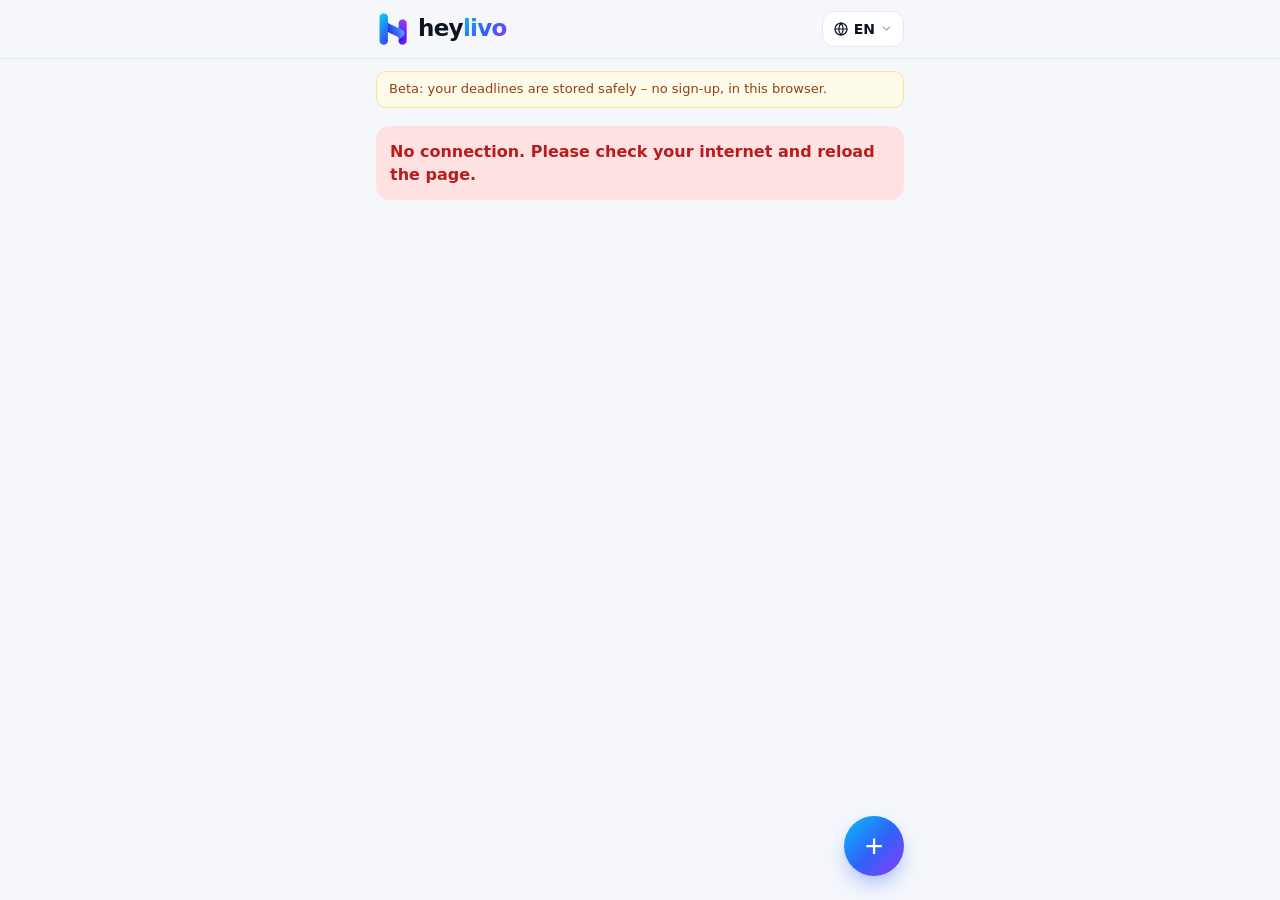
<file: app/index.html>
<!doctype html>
<html lang="de">
<head>
<meta charset="utf-8">
<meta name="viewport" content="width=device-width, initial-scale=1, viewport-fit=cover">
<meta name="theme-color" content="#3062f9">
<title>heylivo</title>
<meta name="description" content="heylivo – deadlines and reminders: ID card, car inspection, insurance, contracts, appointments. Just say “Hey Livo …”">
<link rel="manifest" href="manifest.webmanifest">
<link rel="icon" href="../icon.png" type="image/png">
<link rel="apple-touch-icon" href="../apple-touch-icon.png">
<meta name="apple-mobile-web-app-capable" content="yes">
<meta name="apple-mobile-web-app-title" content="heylivo">
<link rel="stylesheet" href="style.css?v=14">
</head>
<body>

<header class="top">
  <div class="wrap topbar">
    <a class="brand" id="brand" href="../"><img src="../icon.png" alt=""><span class="wm">hey<span>livo</span></span></a>
    <div class="langdd" id="langDd">
      <button type="button" class="langbtn" id="langBtn" aria-haspopup="listbox" aria-expanded="false"><svg viewBox="0 0 24 24"><circle cx="12" cy="12" r="9"/><path d="M3 12h18M12 3a14 14 0 0 1 0 18M12 3a14 14 0 0 0 0 18"/></svg><span id="langCode"></span><svg class="chev" viewBox="0 0 24 24"><path d="m6 9 6 6 6-6"/></svg></button>
      <ul class="langlist" id="langList" role="listbox" hidden></ul>
    </div>
  </div>
</header>

<div class="wrap">
  <p class="proto" id="note"></p>
  <main id="list"></main>
</div>

<button class="fab" type="button" data-act="add" aria-label="+">+</button>
<div class="sheet-bg" id="sheetBg" hidden></div>
<section class="sheet" id="sheet" hidden></section>
<div class="toast" id="toast" hidden></div>

<script src="i18n.js?v=14"></script>
<script src="vendor/supabase.js?v=14"></script>
<script src="templates.js?v=14"></script>
<script src="voice.js?v=14"></script>
<script src="push.js?v=14"></script>
<script src="app.js?v=14"></script>
</body>
</html>
</file>
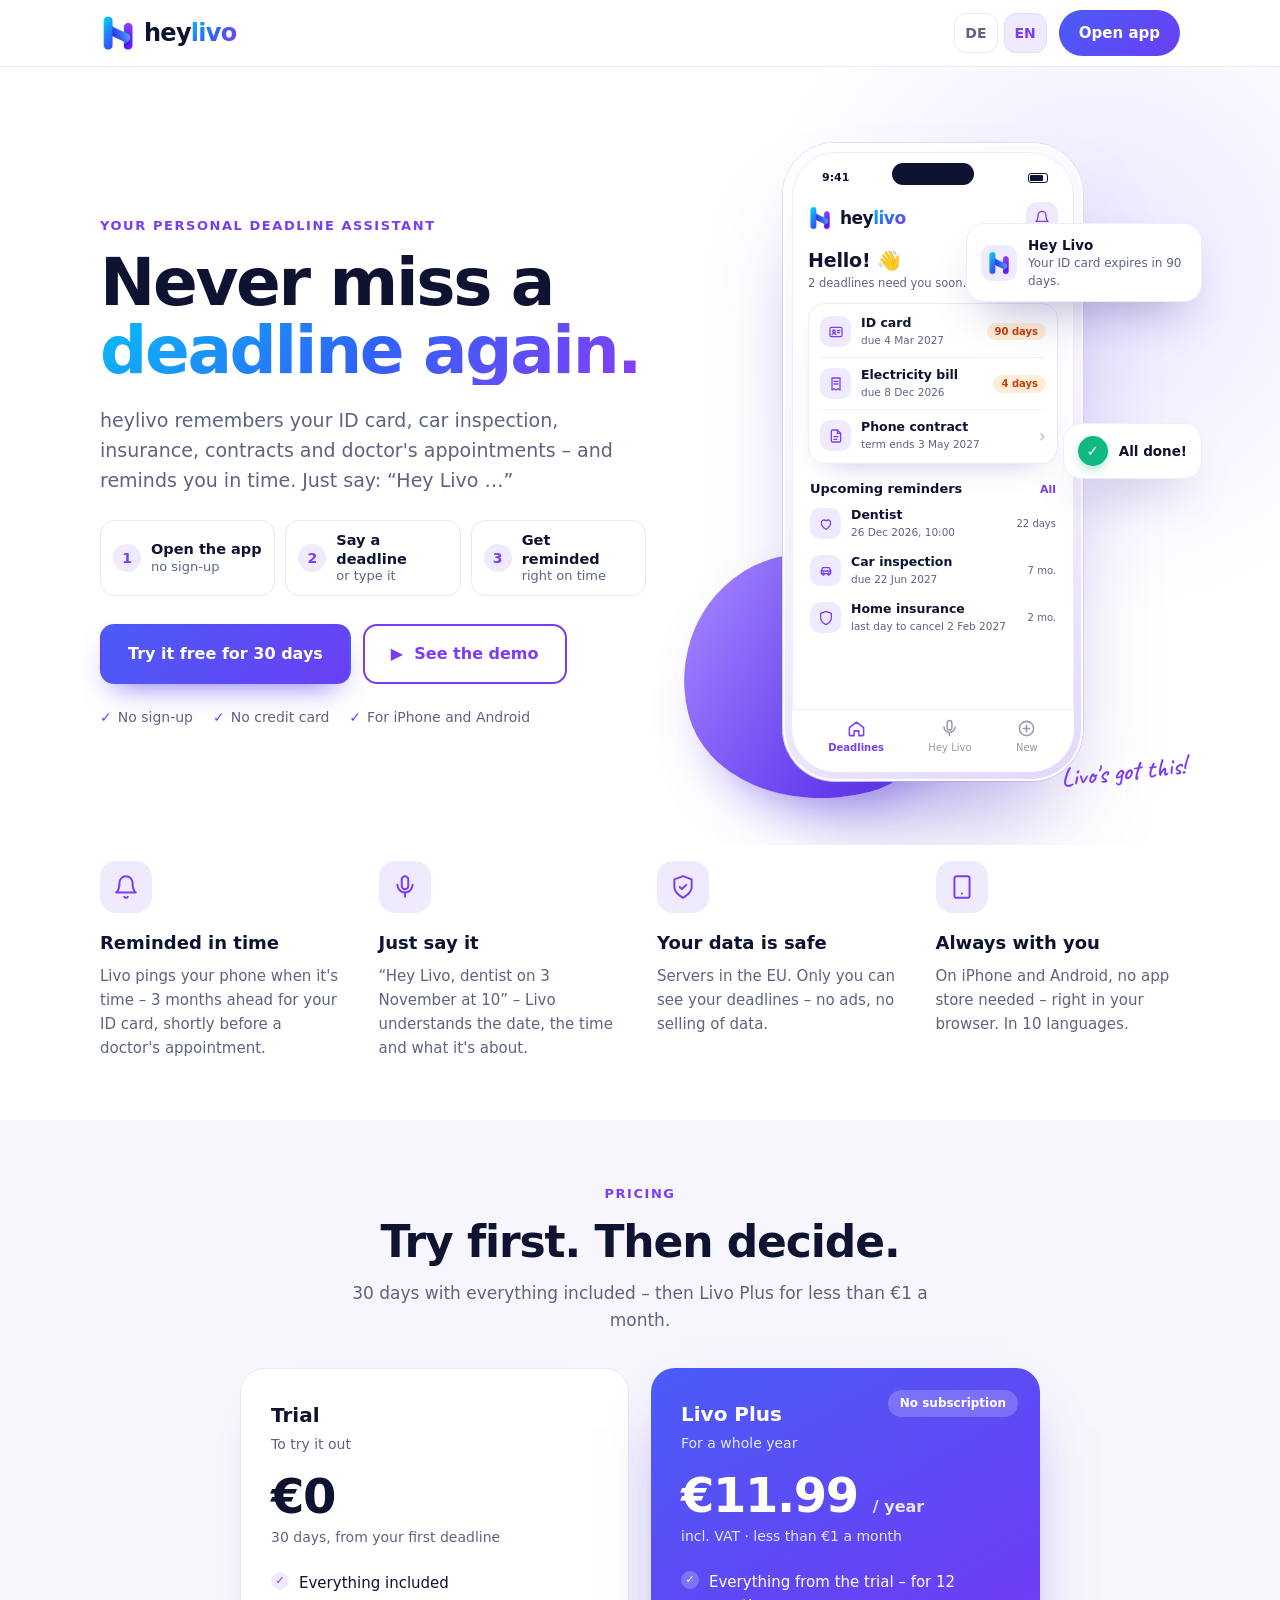
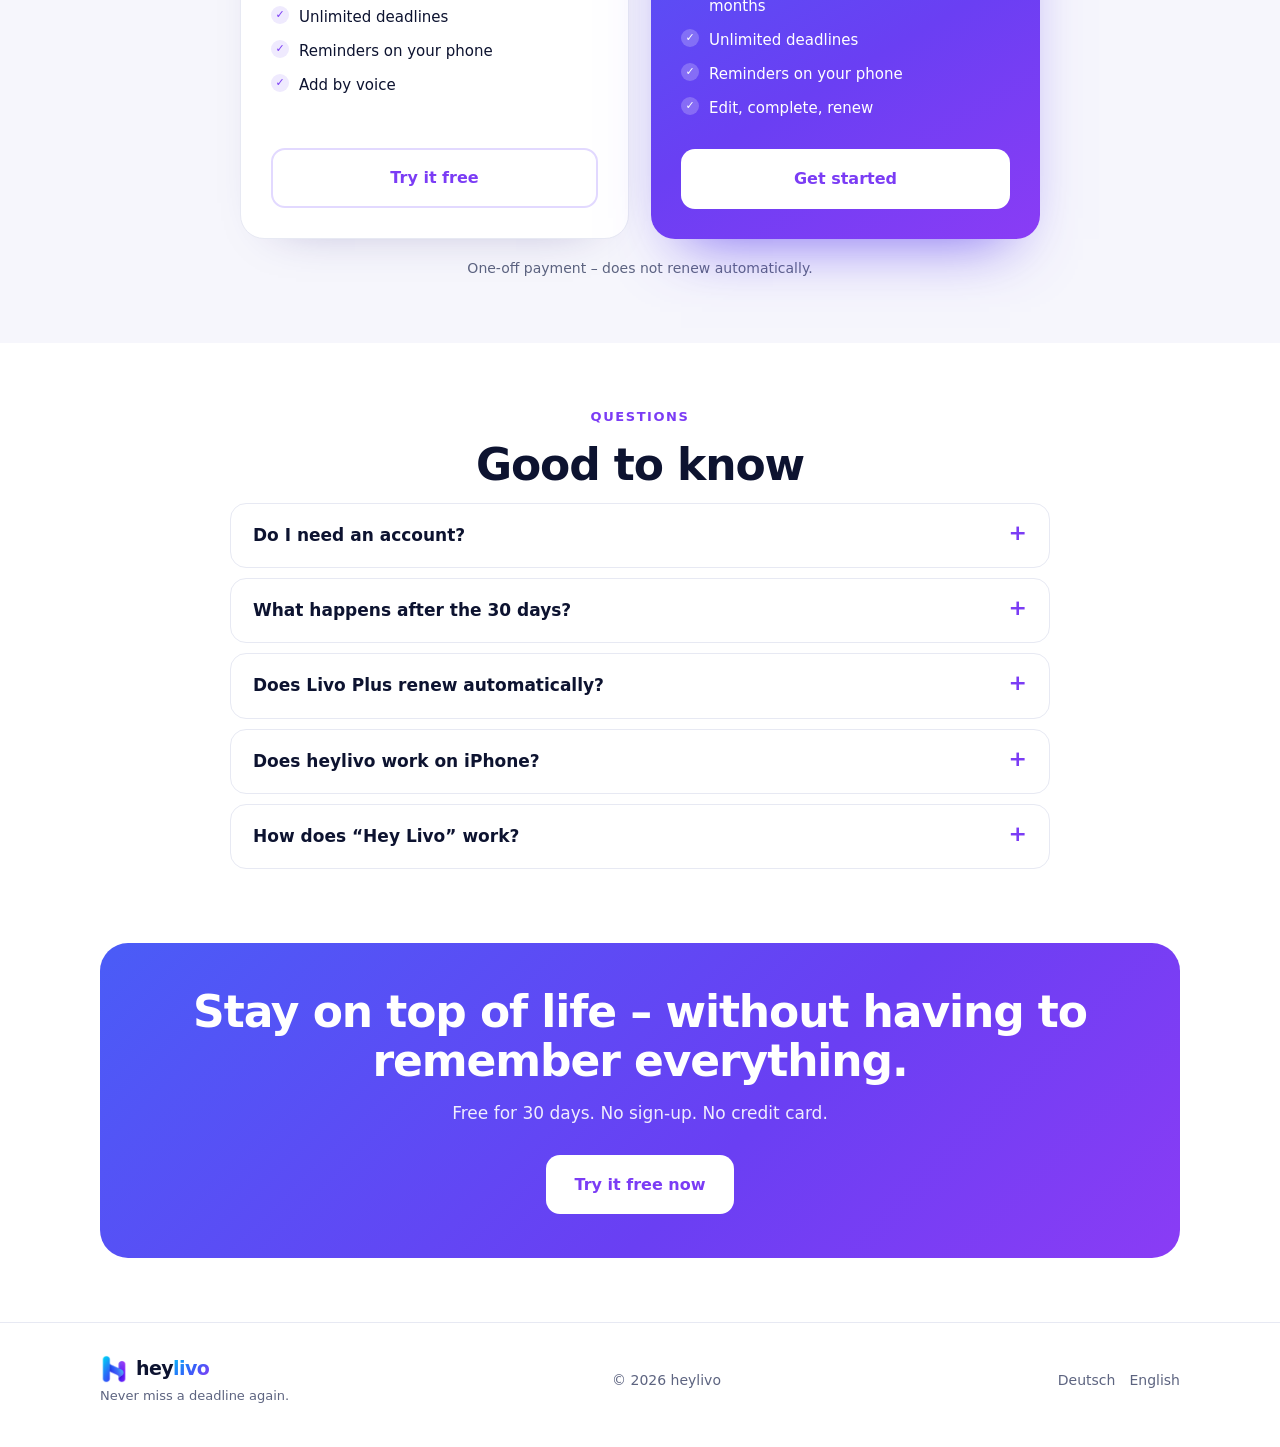
<file: en/index.html>
<!doctype html>
<html lang="en">
<head>
<meta charset="utf-8">
<meta name="viewport" content="width=device-width, initial-scale=1">
<meta name="theme-color" content="#3062f9">
<title>heylivo – Never miss a deadline again</title>
<meta name="description" content="heylivo remembers your ID card, car inspection, insurance, contracts and doctor's appointments – and reminds you in time. Just say: “Hey Livo …”. Try it free for 30 days.">
<link rel="alternate" hreflang="de" href="https://heylivo.github.io/">
<link rel="alternate" hreflang="en" href="https://heylivo.github.io/en/">
<link rel="alternate" hreflang="x-default" href="https://heylivo.github.io/en/">
<link rel="icon" href="../icon.png" type="image/png">
<link rel="apple-touch-icon" href="../apple-touch-icon.png">
<link rel="preload" href="../fonts/caveat-600.woff2" as="font" type="font/woff2" crossorigin>
<script>
  // Alte Links auf die App weiterleiten
  if (/[?&](demo|say|show)=/.test(location.search)) location.replace("../app/" + location.search);
</script>
<style>
  /* Handschrift für kleine Notizen - liegt hier auf der Seite (nicht bei Google), SIL Open Font License */
  @font-face { font-family: "Caveat"; src: url("../fonts/caveat-600.woff2") format("woff2"); font-weight: 600; font-display: swap; }
  :root {
    --cyan: #08bdf8; --blue: #3062f9; --violet: #7b3cf5; --violet-2: #8a3cf5;
    --grad: linear-gradient(135deg, var(--cyan) 0%, var(--blue) 50%, var(--violet-2) 100%);
    --grad-btn: linear-gradient(135deg, #4a5cf7 0%, #6a3ff3 100%);
    --ink: #0d1330; --muted: #5d6480; --line: #e7e9f3; --soft: #f6f6fc; --lav: #efeafe; --lav-2: #e2d9ff;
    --ok: #10b981;
  }
  * { box-sizing: border-box; }
  html { scroll-behavior: smooth; }
  body { margin: 0; background: #fff; color: var(--ink); font: 17px/1.6 system-ui, -apple-system, "Segoe UI", Roboto, sans-serif; overflow-x: hidden; }
  a { color: var(--blue); }
  .wrap { max-width: 1120px; margin: 0 auto; padding: 0 20px; }
  .eyebrow { margin: 0 0 12px; color: var(--violet); font-size: 13px; font-weight: 800; letter-spacing: .12em; text-transform: uppercase; }
  .hand { font-family: "Caveat", "Segoe Print", "Bradley Hand", cursive; font-weight: 600; color: var(--violet); line-height: 1.1; }
  .grad-text { background: var(--grad); -webkit-background-clip: text; background-clip: text; color: transparent; }

  /* Kopfzeile: nur Logo, Sprache, App öffnen */
  header { position: sticky; top: 0; z-index: 20; background: rgba(255,255,255,.9); backdrop-filter: blur(10px); border-bottom: 1px solid rgba(231,233,243,.8); }
  header .wrap { display: flex; align-items: center; justify-content: space-between; height: 66px; }
  .logo { display: flex; align-items: center; gap: 8px; text-decoration: none; color: var(--ink); }
  .logo img { width: 36px; height: 36px; }
  .wm { font-size: 24px; font-weight: 800; letter-spacing: -.03em; }
  .wm span { background: var(--grad); -webkit-background-clip: text; background-clip: text; color: transparent; }
  .right { display: flex; align-items: center; gap: 12px; }
  /* Sprache: am Computer zwei getrennte Knöpfe, am Handy ein Aufklappmenü */
  .langs { display: flex; gap: 6px; }
  .langs a { min-width: 42px; padding: 8px 10px; border: 1px solid var(--line); border-radius: 12px; background: #fff; color: var(--muted); font-size: 14px; font-weight: 800; text-align: center; text-decoration: none; }
  .langs a:hover { border-color: var(--lav-2); color: var(--violet); }
  .langs a[aria-current] { border-color: var(--lav-2); background: var(--lav); color: var(--violet); }
  .langdd { position: relative; display: none; }
  .langdd summary { list-style: none; display: flex; align-items: center; gap: 5px; padding: 7px 9px; border: 1px solid var(--line); border-radius: 12px; background: #fff; color: var(--ink); font-size: 14px; font-weight: 800; cursor: pointer; user-select: none; }
  .langdd summary::-webkit-details-marker { display: none; }
  .langdd[open] summary { border-color: var(--lav-2); background: var(--lav); color: var(--violet); }
  .langdd svg { width: 16px; height: 16px; stroke: currentColor; fill: none; stroke-width: 1.8; stroke-linecap: round; stroke-linejoin: round; }
  .langdd .chev { width: 13px; height: 13px; color: var(--muted); transition: transform .15s; }
  .langdd[open] .chev { transform: rotate(180deg); }
  .langdd .menu { position: absolute; right: 0; top: calc(100% + 8px); z-index: 30; min-width: 180px; padding: 6px; border: 1px solid var(--line); border-radius: 16px; background: #fff; box-shadow: 0 24px 48px -20px rgba(40,25,120,.35); }
  .langdd .menu a { display: flex; align-items: center; justify-content: space-between; gap: 12px; padding: 11px 12px; border-radius: 10px; color: var(--ink); font-size: 15px; text-decoration: none; }
  .langdd .menu a[aria-current] { background: var(--lav); color: var(--violet); font-weight: 700; }
  .langdd .menu a[aria-current]::after { content: "✓"; }

  .btn { display: inline-flex; align-items: center; justify-content: center; gap: 8px; padding: 15px 26px; border: 2px solid transparent; border-radius: 14px; background: var(--grad-btn); color: #fff; font-weight: 800; font-size: 16px; text-decoration: none; box-shadow: 0 14px 30px -14px rgba(90,60,240,.8); }
  .btn.small { padding: 9px 18px; font-size: 15px; border-radius: 999px; box-shadow: none; }
  .btn.ghost { background: #fff; color: var(--violet); border-color: var(--violet); box-shadow: none; }
  .btn.white { background: #fff; color: var(--violet); box-shadow: none; }
  .btn.line { background: #fff; color: var(--violet); border-color: var(--lav-2); box-shadow: none; }

  /* Start */
  .hero { position: relative; padding: 56px 0 24px; overflow: hidden; }
  .hero::before { content: ""; position: absolute; right: -180px; top: -160px; width: 720px; height: 720px; border-radius: 50%; background: radial-gradient(circle, #ece6ff 0%, rgba(236,230,255,0) 68%); z-index: -1; }
  .hero .wrap { display: grid; grid-template-columns: 1.05fr .95fr; gap: 40px; align-items: center; }
  h1 { font-size: clamp(40px, 6vw, 66px); line-height: 1.03; letter-spacing: -.035em; margin: 0 0 20px; font-weight: 850; }
  h1 em { display: block; font-style: normal; }
  .lead { font-size: 19px; color: var(--muted); margin: 0 0 30px; max-width: 30em; }
  .ctas { display: flex; flex-wrap: wrap; gap: 12px; }
  .hsteps { display: flex; gap: 10px; margin: -6px 0 28px; padding: 0; list-style: none; max-width: 560px; }
  .hsteps li { flex: 1; display: flex; align-items: center; gap: 10px; padding: 10px 12px; border: 1px solid var(--line); border-radius: 14px; background: rgba(255,255,255,.75); }
  .hsteps b { flex: none; width: 28px; height: 28px; border-radius: 50%; background: var(--lav); color: var(--violet); font-size: 14px; display: grid; place-items: center; }
  .hsteps span { color: var(--muted); font-size: 13px; line-height: 1.3; }
  .hsteps strong { display: block; color: var(--ink); font-size: 14.5px; }
  .checks { display: flex; flex-wrap: wrap; gap: 6px 20px; margin: 22px 0 0; padding: 0; list-style: none; color: var(--muted); font-size: 14px; }
  .checks li::before { content: "✓"; margin-right: 6px; color: var(--violet); font-weight: 800; }

  /* Handy: weiß mit hellem Lila-Rand, Inhalt = was die App wirklich kann */
  .art { position: relative; display: flex; justify-content: center; padding: 20px 0 40px; }
  .art::before { content: ""; position: absolute; left: 50%; top: 0; width: 460px; height: 460px; transform: translateX(-40%); border-radius: 50%; background: radial-gradient(circle, #efe9ff 0%, rgba(239,233,255,0) 70%); z-index: -2; }
  .blob { position: absolute; z-index: -1; left: calc(50% - 250px); bottom: 20px; width: 270px; height: 250px; border-radius: 46% 54% 42% 58% / 52% 44% 56% 48%; background: linear-gradient(140deg, #a88bff 0%, #6a3ff3 70%, #5a32e6 100%); transform: rotate(-14deg); box-shadow: 0 30px 60px -30px rgba(90,50,230,.7); }
  .device { position: relative; width: 300px; padding: 9px; border-radius: 52px; background: linear-gradient(150deg, #ffffff 0%, #f4f0ff 55%, #e2d8ff 100%); box-shadow: 0 60px 100px -40px rgba(80,50,200,.5), 0 0 0 1px #e6defd, inset 0 0 0 2px #fff; }
  .device::before { content: ""; position: absolute; top: 20px; left: 50%; width: 82px; height: 22px; transform: translateX(-50%); border-radius: 14px; background: #0d1330; z-index: 2; }
  .scr { position: relative; height: 620px; overflow: hidden; border-radius: 44px; background: #fff; padding: 12px 16px 0; font-size: 12px; line-height: 1.35; box-shadow: inset 0 0 0 1px #f0ebfc; }
  .status { display: flex; align-items: center; justify-content: space-between; height: 26px; padding: 2px 10px 0 14px; font-size: 11px; font-weight: 700; }
  .bat { position: relative; width: 20px; height: 10px; border: 1.5px solid var(--ink); border-radius: 3px; }
  .bat::after { content: ""; position: absolute; inset: 1px 4px 1px 1px; border-radius: 1px; background: var(--ink); }
  .tb { display: flex; align-items: center; justify-content: space-between; margin: 12px 0 14px; }
  .tb .logo img { width: 24px; height: 24px; }
  .tb .wm { font-size: 17px; }
  .round { width: 32px; height: 32px; border-radius: 11px; background: var(--lav); display: grid; place-items: center; }
  .ic { width: 16px; height: 16px; stroke: var(--violet); fill: none; stroke-width: 1.9; stroke-linecap: round; stroke-linejoin: round; }
  .hello { margin: 0; font-size: 19px; font-weight: 800; letter-spacing: -.01em; }
  .hello-sub { margin: 2px 0 12px; color: var(--muted); font-size: 11.5px; }
  .block { padding: 2px 11px; border: 1px solid #eee9fb; border-radius: 16px; background: #fff; box-shadow: 0 14px 28px -20px rgba(60,40,160,.4); }
  .row, .li { display: flex; align-items: center; gap: 10px; padding: 9px 0; }
  .row + .row { border-top: 1px solid #f2eefa; }
  .row > div, .li > div { flex: 1; min-width: 0; }
  .ri { flex: none; width: 31px; height: 31px; border-radius: 10px; background: var(--lav); display: grid; place-items: center; }
  .row b, .li b { display: block; font-size: 12.5px; white-space: nowrap; overflow: hidden; text-overflow: ellipsis; }
  .row small, .li small { color: var(--muted); font-size: 10.5px; }
  .due { flex: none; padding: 2px 8px; border-radius: 999px; background: #ffedd5; color: #c2410c; font-size: 10px; font-weight: 700; }
  .chev { flex: none; color: #b9b3d1; font-size: 18px; line-height: 1; }
  .lh { display: flex; align-items: baseline; justify-content: space-between; margin: 16px 2px 2px; font-size: 13px; }
  .lh span { color: var(--violet); font-size: 11px; font-weight: 700; }
  .li { padding: 7px 2px; }
  .li .when { flex: none; color: var(--muted); font-size: 10px; }
  .tabbar { position: absolute; left: 0; right: 0; bottom: 0; display: flex; justify-content: space-around; padding: 9px 14px 18px; border-top: 1px solid #f2eefa; background: #fff; color: #9b97b0; font-size: 10px; }
  .tabbar span { display: flex; flex-direction: column; align-items: center; gap: 3px; }
  .tabbar .ic { width: 19px; height: 19px; stroke: currentColor; }
  .tabbar .on { color: var(--violet); font-weight: 700; }
  .float { position: absolute; z-index: 3; display: flex; align-items: center; gap: 11px; padding: 12px 14px; border-radius: 18px; background: #fff; border: 1px solid #f0ecfb; box-shadow: 0 24px 48px -20px rgba(40,25,120,.4); font-size: 13px; line-height: 1.35; }
  .float b { display: block; font-size: 13.5px; }
  .float small { color: var(--muted); font-size: 12px; }
  .float img { flex: none; width: 36px; height: 36px; padding: 6px; border-radius: 11px; background: var(--lav); }
  .float .tick { flex: none; width: 30px; height: 30px; border-radius: 50%; background: var(--ok); color: #fff; display: grid; place-items: center; font-size: 15px; font-weight: 800; box-shadow: 0 6px 14px -6px rgba(16,185,129,.8); }
  .f-push { top: 100px; right: -22px; width: 236px; }
  .f-done { top: 300px; right: -22px; }
  .note-hero { position: absolute; right: -6px; bottom: 34px; font-size: 26px; transform: rotate(-6deg); }

  /* Vier Kacheln */
  .features { padding: 16px 0 60px; }
  .feat { display: grid; grid-template-columns: repeat(4, 1fr); gap: 34px; }
  .fi { width: 52px; height: 52px; margin-bottom: 16px; border-radius: 16px; background: var(--lav); display: grid; place-items: center; }
  .fi svg { width: 26px; height: 26px; stroke: var(--violet); fill: none; stroke-width: 1.8; stroke-linecap: round; stroke-linejoin: round; }
  .feat h3 { margin: 0 0 6px; font-size: 18px; }
  .feat p { margin: 0; color: var(--muted); font-size: 15px; }

  section { padding: 64px 0; }
  h2 { font-size: clamp(30px, 3.8vw, 44px); line-height: 1.12; letter-spacing: -.025em; margin: 0 0 14px; }
  .sub { color: var(--muted); margin: 0 0 34px; max-width: 36em; }

  .soft { background: var(--soft); }

  /* Preise */
  .center { text-align: center; }
  .center .sub { margin-left: auto; margin-right: auto; }
  .prices { display: grid; grid-template-columns: 1fr 1fr; gap: 22px; max-width: 800px; margin: 0 auto; text-align: left; }
  .price { position: relative; display: flex; flex-direction: column; padding: 30px; border-radius: 24px; background: #fff; border: 1px solid var(--line); box-shadow: 0 20px 50px -38px rgba(40,25,120,.4); }
  .price h3 { margin: 0; font-size: 20px; }
  .price .for { margin: 2px 0 0; color: var(--muted); font-size: 14px; }
  .amount { margin: 16px 0 0; font-size: 48px; font-weight: 850; letter-spacing: -.03em; line-height: 1; }
  .amount small { font-size: 16px; font-weight: 600; letter-spacing: 0; }
  .per { margin: 6px 0 18px; color: var(--muted); font-size: 14px; }
  .price ul { flex: 1; list-style: none; margin: 0 0 24px; padding: 0; }
  .price li { position: relative; padding: 5px 0 5px 28px; font-size: 15px; }
  .price li::before { content: "✓"; position: absolute; left: 0; top: 6px; width: 18px; height: 18px; border-radius: 50%; background: var(--lav); color: var(--violet); font-size: 11px; font-weight: 800; display: grid; place-items: center; }
  .price .btn { width: 100%; }
  .price.plus { border: 0; color: #fff; background: linear-gradient(150deg, #4a5cf7 0%, #6a3ff3 60%, #8a3cf5 100%); box-shadow: 0 30px 60px -30px rgba(90,60,240,.8); }
  .price.plus .for, .price.plus .per, .price.plus .amount small { color: rgba(255,255,255,.85); }
  .price.plus li::before { background: rgba(255,255,255,.22); color: #fff; }
  .tag { position: absolute; top: 22px; right: 22px; padding: 4px 12px; border-radius: 999px; background: rgba(255,255,255,.2); font-size: 12px; font-weight: 800; }
  .fine { margin: 18px 0 0; color: var(--muted); font-size: 14px; }

  /* Fragen */
  .faq { max-width: 820px; margin: 0 auto; }
  .faq details { margin: 0 0 10px; padding: 0 22px; border-radius: 16px; background: #fff; border: 1px solid var(--line); }
  .faq summary { cursor: pointer; list-style: none; display: flex; justify-content: space-between; gap: 16px; padding: 18px 0; font-size: 17px; font-weight: 700; }
  .faq summary::-webkit-details-marker { display: none; }
  .faq summary::after { content: "+"; flex: none; color: var(--violet); font-size: 22px; line-height: 1; }
  .faq details[open] summary::after { content: "–"; }
  .faq details p { margin: 0 0 18px; color: var(--muted); }

  /* Schluss */
  .final { padding: 0 0 64px; }
  .final-box { padding: 44px 30px; border-radius: 28px; text-align: center; color: #fff; background: linear-gradient(135deg, #4a5cf7 0%, #6a3ff3 60%, #8a3cf5 100%); }
  .final-box h2 { color: #fff; }
  .final-box p { margin: 0 0 28px; opacity: .9; }
  footer { padding: 30px 0 40px; border-top: 1px solid var(--line); color: var(--muted); font-size: 14px; }
  footer .wrap { display: flex; flex-wrap: wrap; align-items: center; justify-content: space-between; gap: 14px; }
  footer .logo img { width: 28px; height: 28px; }
  footer .wm { font-size: 19px; }
  footer p { margin: 2px 0 0; font-size: 13px; }
  footer nav a { margin-left: 14px; color: var(--muted); text-decoration: none; }

  @media (max-width: 920px) {
    .hero .wrap { grid-template-columns: 1fr; }
    .hero { padding-top: 44px; }
    .feat { grid-template-columns: 1fr 1fr; gap: 28px; }
    .prices { grid-template-columns: 1fr; }
    section { padding: 48px 0; }
  }
  @media (max-width: 560px) {
    body { font-size: 16px; }
    .wrap { padding: 0 16px; }
    header .wrap { height: 60px; }
    .logo img { width: 30px; height: 30px; }
    .wm { font-size: 20px; }
    .langs { display: none; }
    .langdd { display: block; }
    header .btn.small { padding: 8px 13px; font-size: 14px; }
    .btn { width: 100%; }
    .feat { grid-template-columns: 1fr; gap: 18px; }
    .feat > div { display: grid; grid-template-columns: 44px 1fr; gap: 2px 14px; align-items: start; }
    .feat .fi { grid-row: span 2; width: 44px; height: 44px; margin: 2px 0 0; border-radius: 13px; }
    .feat .fi svg { width: 22px; height: 22px; }
    .feat h3 { margin: 0; font-size: 17px; }
    .feat p { font-size: 14.5px; }
    .hsteps { gap: 8px; margin-bottom: 24px; }
    .hsteps li { flex-direction: column; align-items: flex-start; gap: 6px; padding: 10px; }
    .hsteps strong { font-size: 14px; }
    .hsteps span { font-size: 12.5px; }
    .device { width: 272px; }
    .scr { height: 570px; padding: 10px 13px 0; }
    .f-push { right: -6px; top: 46px; width: 200px; }
    .f-done { right: -6px; top: auto; bottom: 100px; }
    .blob { left: calc(50% - 190px); width: 210px; height: 200px; }
    .note-hero { display: none; }
    .art::before { width: 320px; height: 320px; }
    .price { padding: 26px 22px; }
    footer nav a { margin: 0 14px 0 0; }
  }
</style>
</head>
<body>

<!-- Symbole für die Handy-Bilder -->
<svg width="0" height="0" style="position:absolute" aria-hidden="true">
  <symbol id="i-bell" viewBox="0 0 24 24"><path d="M6 8a6 6 0 1 1 12 0c0 7 3 9 3 9H3s3-2 3-9"/><path d="M10.3 21a1.94 1.94 0 0 0 3.4 0"/></symbol>
  <symbol id="i-id" viewBox="0 0 24 24"><rect x="3" y="5" width="18" height="14" rx="2"/><circle cx="9" cy="11" r="2"/><path d="M6 16c.6-1.3 1.7-2 3-2s2.4.7 3 2M14 10h4M14 13h3"/></symbol>
  <symbol id="i-bill" viewBox="0 0 24 24"><path d="M6 3h12v18l-3-2-3 2-3-2-3 2z"/><path d="M9 8h6M9 12h6"/></symbol>
  <symbol id="i-doc" viewBox="0 0 24 24"><path d="M14 3H7a2 2 0 0 0-2 2v14a2 2 0 0 0 2 2h10a2 2 0 0 0 2-2V8z"/><path d="M14 3v5h5M9 13h6M9 17h4"/></symbol>
  <symbol id="i-heart" viewBox="0 0 24 24"><path d="M12 20s-7-4.4-7-10a4 4 0 0 1 7-2.6A4 4 0 0 1 19 10c0 5.6-7 10-7 10z"/></symbol>
  <symbol id="i-car" viewBox="0 0 24 24"><path d="M5 16v-4l2-5h10l2 5v4z"/><path d="M5 12h14"/><circle cx="8" cy="16.5" r="1.5"/><circle cx="16" cy="16.5" r="1.5"/></symbol>
  <symbol id="i-shield" viewBox="0 0 24 24"><path d="M12 22s8-4 8-10V5l-8-3-8 3v7c0 6 8 10 8 10z"/></symbol>
  <symbol id="i-home" viewBox="0 0 24 24"><path d="M3 11 12 4l9 7v9a1 1 0 0 1-1 1h-5v-6H9v6H4a1 1 0 0 1-1-1z"/></symbol>
  <symbol id="i-mic" viewBox="0 0 24 24"><rect x="9" y="2" width="6" height="12" rx="3"/><path d="M5 10a7 7 0 0 0 14 0M12 17v4"/></symbol>
  <symbol id="i-plus" viewBox="0 0 24 24"><circle cx="12" cy="12" r="9"/><path d="M12 8v8M8 12h8"/></symbol>
</svg>

<header>
  <div class="wrap">
    <a class="logo" href="./"><img src="../icon.png" alt=""><span class="wm">hey<span>livo</span></span></a>
    <div class="right">
      <nav class="langs" aria-label="Language">
        <a href="../" lang="de" hreflang="de" title="Deutsch">DE</a>
        <a href="./" lang="en" aria-current="page" title="English">EN</a>
      </nav>
      <details class="langdd">
        <summary aria-label="Choose language"><svg viewBox="0 0 24 24"><circle cx="12" cy="12" r="9"/><path d="M3 12h18M12 3a14 14 0 0 1 0 18M12 3a14 14 0 0 0 0 18"/></svg>EN<svg class="chev" viewBox="0 0 24 24"><path d="m6 9 6 6 6-6"/></svg></summary>
        <nav class="menu" aria-label="Language">
          <a href="../" lang="de" hreflang="de">Deutsch</a>
          <a href="./" lang="en" aria-current="page">English</a>
        </nav>
      </details>
      <a class="btn small" href="../app/?lang=en">Open app</a>
    </div>
  </div>
</header>

<main>
  <div class="hero">
    <div class="wrap">
      <div>
        <p class="eyebrow">Your personal deadline assistant</p>
        <h1>Never miss a <em class="grad-text">deadline again.</em></h1>
        <p class="lead">heylivo remembers your ID card, car inspection, insurance, contracts and doctor's appointments – and reminds you in time. Just say: “Hey Livo …”</p>
        <ol class="hsteps">
          <li><b>1</b><span><strong>Open the app</strong>no sign-up</span></li>
          <li><b>2</b><span><strong>Say a deadline</strong>or type it</span></li>
          <li><b>3</b><span><strong>Get reminded</strong>right on time</span></li>
        </ol>
        <div class="ctas">
          <a class="btn" href="../app/?lang=en">Try it free for 30 days</a>
          <a class="btn ghost" href="../app/?demo=1&amp;lang=en">▶&nbsp; See the demo</a>
        </div>
        <ul class="checks"><li>No sign-up</li><li>No credit card</li><li>For iPhone and Android</li></ul>
      </div>

      <div class="art" aria-hidden="true">
        <span class="blob"></span>
        <div class="device">
          <div class="scr">
            <div class="status"><span>9:41</span><span class="bat"></span></div>
            <div class="tb"><span class="logo"><img src="../icon.png" alt=""><span class="wm">hey<span>livo</span></span></span><span class="round"><svg class="ic"><use href="#i-bell"/></svg></span></div>
            <p class="hello">Hello! 👋</p>
            <p class="hello-sub">2 deadlines need you soon.</p>
            <div class="block">
              <div class="row"><span class="ri"><svg class="ic"><use href="#i-id"/></svg></span><div><b>ID card</b><small>due <time data-d="90"></time></small></div><span class="due">90 days</span></div>
              <div class="row"><span class="ri"><svg class="ic"><use href="#i-bill"/></svg></span><div><b>Electricity bill</b><small>due <time data-d="4"></time></small></div><span class="due">4 days</span></div>
              <div class="row"><span class="ri"><svg class="ic"><use href="#i-doc"/></svg></span><div><b>Phone contract</b><small>term ends <time data-d="150"></time></small></div><span class="chev">›</span></div>
            </div>
            <div class="lh"><b>Upcoming reminders</b><span>All</span></div>
            <div class="li"><span class="ri"><svg class="ic"><use href="#i-heart"/></svg></span><div><b>Dentist</b><small><time data-d="22"></time>, 10:00</small></div><span class="when">22 days</span></div>
            <div class="li"><span class="ri"><svg class="ic"><use href="#i-car"/></svg></span><div><b>Car inspection</b><small>due <time data-d="200"></time></small></div><span class="when">7 mo.</span></div>
            <div class="li"><span class="ri"><svg class="ic"><use href="#i-shield"/></svg></span><div><b>Home insurance</b><small>last day to cancel <time data-d="60"></time></small></div><span class="when">2 mo.</span></div>
            <div class="tabbar">
              <span class="on"><svg class="ic"><use href="#i-home"/></svg>Deadlines</span>
              <span><svg class="ic"><use href="#i-mic"/></svg>Hey Livo</span>
              <span><svg class="ic"><use href="#i-plus"/></svg>New</span>
            </div>
          </div>
        </div>
        <div class="float f-push"><img src="../icon.png" alt=""><div><b>Hey Livo</b><small>Your ID card expires in 90 days.</small></div></div>
        <div class="float f-done"><span class="tick">✓</span><b>All done!</b></div>
        <span class="hand note-hero">Livo's got this!</span>
      </div>
    </div>
  </div>

  <div class="features">
    <div class="wrap feat">
      <div>
        <div class="fi"><svg viewBox="0 0 24 24"><path d="M6 8a6 6 0 1 1 12 0c0 7 3 9 3 9H3s3-2 3-9"/><path d="M10.3 21a1.94 1.94 0 0 0 3.4 0"/></svg></div>
        <h3>Reminded in time</h3>
        <p>Livo pings your phone when it's time – 3 months ahead for your ID card, shortly before a doctor's appointment.</p>
      </div>
      <div>
        <div class="fi"><svg viewBox="0 0 24 24"><rect x="9" y="2" width="6" height="12" rx="3"/><path d="M5 10a7 7 0 0 0 14 0"/><path d="M12 17v4"/></svg></div>
        <h3>Just say it</h3>
        <p>“Hey Livo, dentist on 3 November at 10” – Livo understands the date, the time and what it's about.</p>
      </div>
      <div>
        <div class="fi"><svg viewBox="0 0 24 24"><path d="M12 22s8-4 8-10V5l-8-3-8 3v7c0 6 8 10 8 10z"/><path d="m9 12 2 2 4-4"/></svg></div>
        <h3>Your data is safe</h3>
        <p>Servers in the EU. Only you can see your deadlines – no ads, no selling of data.</p>
      </div>
      <div>
        <div class="fi"><svg viewBox="0 0 24 24"><rect x="5" y="2" width="14" height="20" rx="2"/><path d="M12 18h.01"/></svg></div>
        <h3>Always with you</h3>
        <p>On iPhone and Android, no app store needed – right in your browser. In 10 languages.</p>
      </div>
    </div>
  </div>

  <section class="center soft" id="pricing">
    <div class="wrap">
      <p class="eyebrow">Pricing</p>
      <h2>Try first. Then decide.</h2>
      <p class="sub">30 days with everything included – then Livo Plus for less than €1 a month.</p>
      <div class="prices">
        <div class="price">
          <h3>Trial</h3>
          <p class="for">To try it out</p>
          <p class="amount">€0</p>
          <p class="per">30 days, from your first deadline</p>
          <ul>
            <li>Everything included</li>
            <li>Unlimited deadlines</li>
            <li>Reminders on your phone</li>
            <li>Add by voice</li>
          </ul>
          <a class="btn line" href="../app/?lang=en">Try it free</a>
        </div>
        <div class="price plus">
          <span class="tag">No subscription</span>
          <h3>Livo Plus</h3>
          <p class="for">For a whole year</p>
          <p class="amount">€11.99 <small>/ year</small></p>
          <p class="per">incl. VAT · less than €1 a month</p>
          <ul>
            <li>Everything from the trial – for 12 months</li>
            <li>Unlimited deadlines</li>
            <li>Reminders on your phone</li>
            <li>Edit, complete, renew</li>
          </ul>
          <a class="btn white" href="../app/?lang=en">Get started</a>
        </div>
      </div>
      <p class="fine">One-off payment – does not renew automatically.</p>
    </div>
  </section>

  <section>
    <div class="wrap">
      <div class="center"><p class="eyebrow">Questions</p><h2>Good to know</h2></div>
      <div class="faq">
        <details><summary>Do I need an account?</summary><p>No. Just get started – your deadlines are still stored safely, and only you can see them. They are tied to your browser on this device – if you clear your browser data, they're gone.</p></details>
        <details><summary>What happens after the 30 days?</summary><p>With Livo Plus everything carries on as before. Without Plus you can still view and delete your deadlines, but you can't add or change any, and reminders stop.</p></details>
        <details><summary>Does Livo Plus renew automatically?</summary><p>No. You pay €11.99 once for one year. After that you decide whether to extend – there's no subscription and nothing to cancel.</p></details>
        <details><summary>Does heylivo work on iPhone?</summary><p>Yes. To get reminders, tap “Share” in Safari, then “Add to Home Screen”, and open heylivo from the new icon.</p></details>
        <details><summary>How does “Hey Livo” work?</summary><p>Speech recognition is done by your browser (in Chrome, for example, via Google; in Safari via Apple). Livo only receives the recognised text and works out the type, date and time of the deadline. You check everything before it's saved. Livo understands 10 languages: English, German, Italian, Greek, Spanish, French, Dutch, Portuguese, Turkish and Polish.</p></details>
      </div>
    </div>
  </section>

  <section class="final">
    <div class="wrap">
      <div class="final-box">
        <h2>Stay on top of life – without having to remember everything.</h2>
        <p>Free for 30 days. No sign-up. No credit card.</p>
        <a class="btn white" href="../app/?lang=en">Try it free now</a>
      </div>
    </div>
  </section>
</main>

<footer>
  <div class="wrap">
    <div>
      <a class="logo" href="./"><img src="../icon.png" alt=""><span class="wm">hey<span>livo</span></span></a>
      <p>Never miss a deadline again.</p>
    </div>
    <div>© 2026 heylivo</div>
    <nav aria-label="Language"><a href="../" lang="de" hreflang="de">Deutsch</a><a href="./" lang="en">English</a></nav>
  </div>
</footer>
<script>
  // Daten im Handy-Bild immer passend zu heute, englisch geschrieben ("10 Jan 2027")
  (function () {
    var now = new Date();
    document.querySelectorAll("time[data-d]").forEach(function (el) {
      var d = new Date(now.getFullYear(), now.getMonth(), now.getDate() + +el.getAttribute("data-d"));
      el.textContent = d.toLocaleDateString("en-GB", { day: "numeric", month: "short", year: "numeric" });
    });
  })();
  // Sprachmenü (Handy) schließen, wenn man daneben tippt oder Esc drückt
  (function () {
    var dd = document.querySelector(".langdd");
    document.addEventListener("click", function (e) { if (dd.open && !dd.contains(e.target)) dd.open = false; });
    document.addEventListener("keydown", function (e) { if (e.key === "Escape") dd.open = false; });
  })();
</script>
</body>
</html>
</file>
<file: app/style.css>
/* Farben aus dem heylivo-Logo: Cyan → Blau → Violett, Schrift fast schwarz */
:root {
  --cyan: #08bdf8;
  --blue: #3062f9;
  --violet: #8a3cf5;
  --grad: linear-gradient(135deg, var(--cyan) 0%, var(--blue) 52%, var(--violet) 100%);
  --bg: #f5f7fb;
  --card: #ffffff;
  --ink: #0b1420;
  --muted: #5b6475;
  --line: #e3e8f2;
  --brand: #3062f9;
  --brand-dark: #2349d6;
  --brand-soft: #eaf0ff;
  --late: #b91c1c;
  --late-bg: #fee2e2;
  --now: #c2410c;
  --now-bg: #ffedd5;
  --later: #475569;
  --later-bg: #f1f5f9;
}
* { box-sizing: border-box; }
html, body { margin: 0; }
body {
  background: var(--bg); color: var(--ink);
  font: 16px/1.45 system-ui, -apple-system, "Segoe UI", Roboto, sans-serif;
  -webkit-tap-highlight-color: transparent;
}
body.lock { overflow: hidden; }
.wrap { max-width: 560px; margin: 0 auto; padding: 0 16px; }

/* Kopfzeile */
.top { position: sticky; top: 0; z-index: 5; background: rgba(245,247,251,.92); backdrop-filter: blur(8px); border-bottom: 1px solid var(--line); }
.topbar { display: flex; align-items: center; justify-content: space-between; }
.brand { display: flex; align-items: center; gap: 8px; height: 58px; }
/* Sprache: Knopf "🌐 DE ▾" mit Scroll-Liste (zeigt etwa 6 von 10 Sprachen) */
.langdd { position: relative; }
.langbtn { display: flex; align-items: center; gap: 5px; padding: 7px 10px; border: 1px solid var(--line); border-radius: 12px; background: #fff; color: var(--ink); font: inherit; font-size: 14px; font-weight: 800; cursor: pointer; }
.langbtn[aria-expanded="true"] { border-color: #c7d4ff; background: var(--brand-soft); color: var(--brand); }
.langbtn svg { width: 16px; height: 16px; stroke: currentColor; fill: none; stroke-width: 1.8; stroke-linecap: round; stroke-linejoin: round; }
.langbtn .chev { width: 13px; height: 13px; color: var(--muted); transition: transform .15s; }
.langbtn[aria-expanded="true"] .chev { transform: rotate(180deg); }
.langlist { position: absolute; right: 0; top: calc(100% + 8px); z-index: 40; width: 210px; max-height: min(290px, 60vh); overflow-y: auto; overscroll-behavior: contain; margin: 0; padding: 6px; list-style: none; border: 1px solid var(--line); border-radius: 16px; background: #fff; box-shadow: 0 24px 48px -20px rgba(15,23,42,.35); scrollbar-width: thin; scrollbar-color: #cdd6ee transparent; }
.langlist[hidden] { display: none; }
.langlist::-webkit-scrollbar { width: 6px; }
.langlist::-webkit-scrollbar-thumb { border-radius: 3px; background: #cdd6ee; }
.langlist button { display: flex; align-items: center; justify-content: space-between; width: 100%; padding: 11px 12px; border: 0; border-radius: 10px; background: none; color: var(--ink); font: inherit; font-size: 15px; text-align: left; cursor: pointer; }
.langlist button:hover { background: var(--later-bg); }
.langlist [aria-selected] button { background: var(--brand-soft); color: var(--brand); font-weight: 700; }
.langlist [aria-selected] button::after { content: "✓"; }
.brand img { width: 34px; height: 34px; }
.wm { font-size: 23px; font-weight: 800; letter-spacing: -.03em; color: var(--ink); }
.wm span { background: var(--grad); -webkit-background-clip: text; background-clip: text; color: transparent; }
.proto { font-size: 13px; color: #92400e; background: #fffbeb; border: 1px solid #fde68a; border-radius: 10px; padding: 8px 12px; margin: 12px 0 0; }

/* Liste */
main { padding-bottom: 110px; }
.sec { display: flex; align-items: center; gap: 8px; margin: 22px 4px 8px; font-size: 13px; text-transform: uppercase; letter-spacing: .06em; color: var(--muted); }
.sec-now { color: var(--now); }
.sec span { background: var(--now); color: #fff; border-radius: 999px; padding: 0 8px; font-size: 12px; letter-spacing: 0; }
.card {
  display: flex; align-items: center; gap: 12px; width: 100%; margin: 0 0 8px; padding: 12px 14px;
  text-align: left; font: inherit; color: inherit; cursor: pointer;
  background: var(--card); border: 1px solid var(--line); border-left: 5px solid var(--line); border-radius: 16px;
}
.card.st-late { border-left-color: var(--late); }
.card.st-now { border-left-color: var(--now); }
.ico { flex: none; width: 40px; height: 40px; display: grid; place-items: center; border-radius: 12px; background: var(--later-bg); font-size: 20px; }
.txt { flex: 1; min-width: 0; }
.txt b { display: block; font-weight: 700; white-space: nowrap; overflow: hidden; text-overflow: ellipsis; }
.txt small { color: var(--muted); font-size: 13px; }
.pill { flex: none; padding: 4px 10px; border-radius: 999px; font-size: 12px; font-weight: 700; white-space: nowrap; background: var(--later-bg); color: var(--later); }
.st-late .pill { background: var(--late-bg); color: var(--late); }
.st-now .pill { background: var(--now-bg); color: var(--now); }
.quota { margin: 10px 4px 0; font-size: 13px; color: var(--muted); }
.quota b { color: var(--brand); }
.empty .quota { margin: -8px 0 18px; }
.linkbtn { padding: 0; border: 0; background: none; color: var(--brand); font: inherit; font-weight: 700; text-decoration: underline; cursor: pointer; }
.expired { display: block; width: 100%; margin: 14px 0 0; padding: 14px 16px; border: 1px solid #fcd34d; border-radius: 16px; background: #fffbeb; color: #78350f; text-align: left; font: inherit; font-size: 15px; cursor: pointer; }
.expired u { color: var(--brand); font-weight: 700; }
.loading { margin: 40px 0; text-align: center; color: var(--muted); }
.offline { margin: 18px 0 0; padding: 14px; border-radius: 14px; background: var(--late-bg); color: var(--late); font-weight: 600; }
.btn:disabled { opacity: .6; cursor: default; }
.allgood { margin: 18px 0 0; padding: 14px; border-radius: 14px; background: #ecfdf5; color: #065f46; font-weight: 600; }

/* Leerer Zustand */
.empty { text-align: center; padding: 40px 4px; }
.empty h1 { font-size: 28px; line-height: 1.15; margin: 0 0 10px; }
.empty p { color: var(--muted); margin: 0 0 20px; }
.chips { display: flex; flex-wrap: wrap; justify-content: center; gap: 8px; margin: 0 0 22px; }
.chip { padding: 8px 14px; border: 1px solid var(--line); border-radius: 999px; background: #fff; font: inherit; font-size: 14px; cursor: pointer; }

/* Plus-Knopf */
.fab {
  position: fixed; right: max(16px, calc(50% - 264px)); bottom: 24px; z-index: 10;
  width: 60px; height: 60px; border: 0; border-radius: 50%;
  background: var(--grad); color: #fff; font-size: 32px; line-height: 1; cursor: pointer;
  box-shadow: 0 10px 24px -8px rgba(48,98,249,.65);
}

.field[hidden] { display: none; }

/* Blatt von unten */
.sheet-bg { position: fixed; inset: 0; z-index: 20; background: rgba(15,23,42,.45); }
.sheet {
  position: fixed; left: 0; right: 0; bottom: 0; z-index: 21; max-width: 560px; max-height: 90vh; margin: 0 auto; overflow: auto;
  padding: 8px 18px 28px; background: #fff; border-radius: 22px 22px 0 0; box-shadow: 0 -10px 30px rgba(0,0,0,.15);
}
.grab { width: 42px; height: 5px; margin: 4px auto 10px; border-radius: 3px; background: var(--line); }
.sheet h3 { margin: 4px 0 12px; font-size: 20px; }
.cat { margin: 14px 0 6px; font-size: 13px; font-weight: 700; color: var(--muted); }
.tpls { display: grid; grid-template-columns: 1fr 1fr; gap: 8px; }
.tpl { padding: 10px 12px; border: 1px solid var(--line); border-radius: 12px; background: #fff; text-align: left; font: inherit; font-size: 14px; font-weight: 600; cursor: pointer; }
.field { display: grid; gap: 6px; margin: 0 0 12px; font-size: 14px; font-weight: 700; }
.field i { font-style: normal; font-weight: 400; color: var(--muted); }
.field input, .field select { width: 100%; padding: 12px; border: 1px solid #cbd5e1; border-radius: 12px; background: #fff; font: inherit; font-weight: 400; color: inherit; }
.field input:focus, .field select:focus, .sayform input:focus { outline: 2px solid var(--brand); outline-offset: 1px; border-color: transparent; }
.hint { margin: 0 0 14px; padding: 10px 12px; border-radius: 12px; background: var(--brand-soft); color: #1e3a8a; font-size: 14px; }
.preview { margin: 4px 0 14px; padding: 10px 12px; border-radius: 12px; background: var(--later-bg); font-size: 14px; }
.err { min-height: 1px; margin: 0 0 10px; color: var(--late); font-size: 14px; }
.btn { display: block; width: 100%; padding: 14px; border: 0; border-radius: 14px; background: var(--brand); color: #fff; font: inherit; font-weight: 800; cursor: pointer; }
.btn:hover { background: var(--brand-dark); }
.btn.light { margin-top: 8px; background: var(--later-bg); color: var(--ink); }
.btn.danger { margin-top: 4px; background: none; color: var(--late); }
a.btn { text-align: center; text-decoration: none; }
.legal { margin: 8px 2px 4px; color: var(--muted); font-size: 12px; line-height: 1.45; }
.legal a { color: var(--brand); }
.d-head { display: flex; align-items: center; gap: 12px; margin: 4px 0 14px; }
.d-head h3 { margin: 0 0 4px; }
.d-head .pill { display: inline-block; }
dl { display: grid; grid-template-columns: auto 1fr; gap: 6px 14px; margin: 0 0 14px; font-size: 15px; }
dt { color: var(--muted); }
dd { margin: 0; font-weight: 600; }

/* Hey Livo – Spracheingabe */
.voicebar {
  display: flex; align-items: center; gap: 12px; width: 100%; margin: 14px 0 0; padding: 14px 16px;
  border: 0; border-radius: 18px; background: var(--grad); color: #fff;
  text-align: left; font: inherit; cursor: pointer; box-shadow: 0 8px 20px -10px rgba(48,98,249,.75);
}
.empty .voicebar { margin: 0 0 18px; }
.mic-ico { flex: none; width: 44px; height: 44px; display: grid; place-items: center; border-radius: 50%; background: rgba(255,255,255,.2); font-size: 22px; }
.voicebar b { display: block; font-size: 17px; }
.voicebar small { font-size: 13px; opacity: .9; }
.muted { margin: 0 0 6px; color: var(--muted); font-size: 14px; }
.mic {
  display: block; width: 96px; height: 96px; margin: 18px auto 10px; border: 0; border-radius: 50%;
  background: var(--grad); color: #fff; font-size: 40px; cursor: pointer; box-shadow: 0 10px 24px -8px rgba(48,98,249,.65);
}
.mic.on { animation: pulse 1.2s ease-in-out infinite; }
@keyframes pulse { 0%, 100% { box-shadow: 0 0 0 0 rgba(138,60,245,.5); } 50% { box-shadow: 0 0 0 18px rgba(138,60,245,0); } }
@media (prefers-reduced-motion: reduce) { .mic.on { animation: none; } }
.heard { min-height: 24px; margin: 0 0 14px; text-align: center; font-size: 17px; }
.sayform { display: flex; gap: 8px; margin: 0 0 4px; }
.sayform input { flex: 1; min-width: 0; padding: 12px; border: 1px solid #cbd5e1; border-radius: 12px; font: inherit; }
.sayform .btn { width: auto; padding: 12px 18px; }
.said { margin: 0 0 14px; padding: 10px 12px; border-left: 4px solid var(--brand); border-radius: 8px; background: var(--later-bg); font-style: italic; }

/* Push-Erinnerungen */
a.brand { color: inherit; text-decoration: none; }
.pushcard {
  display: flex; align-items: center; gap: 12px; width: 100%; margin: 12px 0 0; padding: 12px 14px;
  border: 2px solid var(--brand); border-radius: 16px; background: var(--card); color: var(--ink);
  text-align: left; font: inherit; cursor: pointer;
}
.pushcard .mic-ico { background: var(--brand-soft); }
.pushcard b { display: block; color: var(--brand); }
.pushcard small { color: var(--muted); font-size: 13px; }
.pushcard:disabled { opacity: .6; }
.pushinfo { margin: 12px 0 0; padding: 12px 14px; border-radius: 14px; background: var(--brand-soft); color: #1e3a8a; font-size: 14px; }

.toast { position: fixed; left: 50%; bottom: 96px; z-index: 30; max-width: 90vw; transform: translateX(-50%); padding: 10px 16px; border-radius: 12px; background: var(--ink); color: #fff; font-size: 14px; }
</file>
